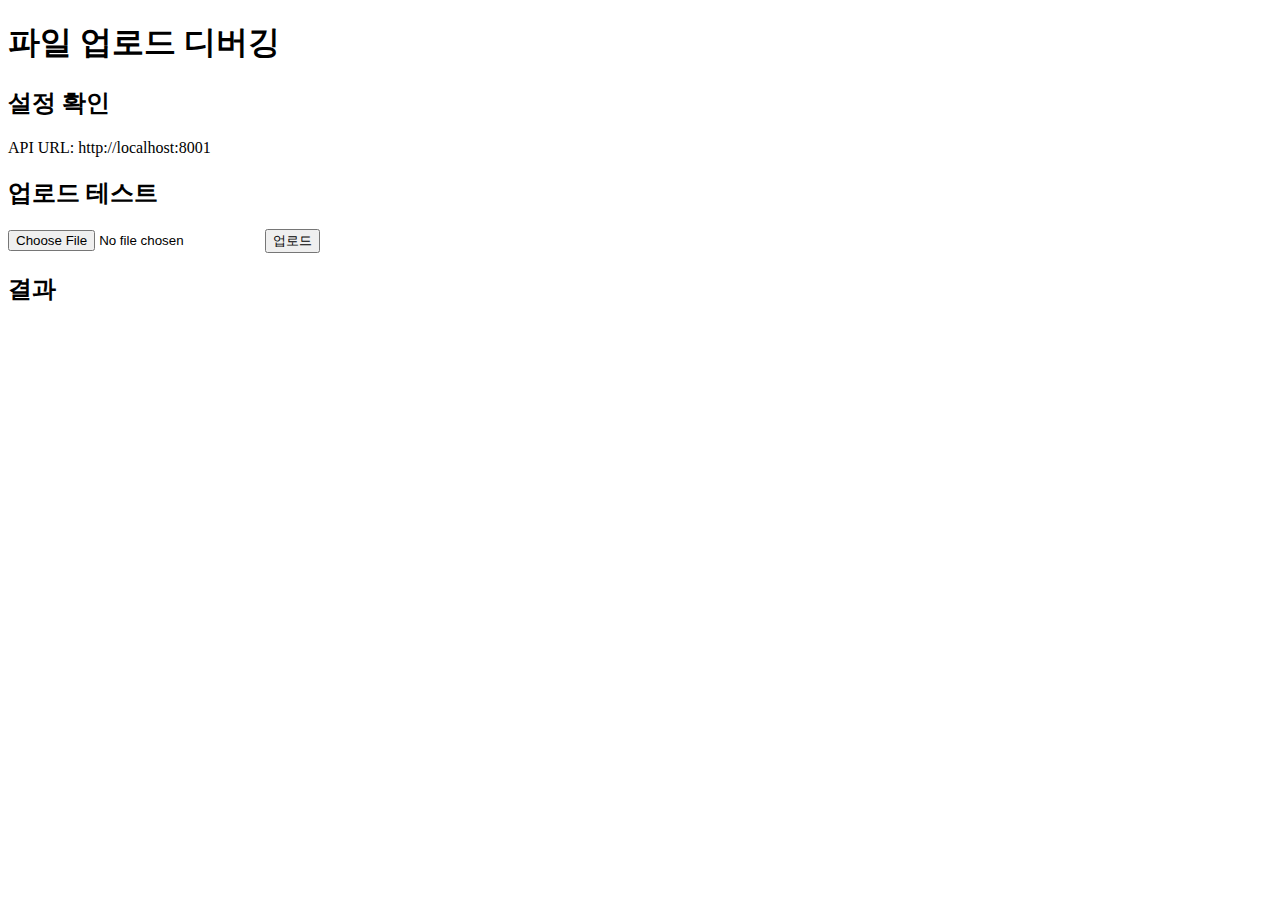
<file: debug_upload.html>
<!DOCTYPE html>
<html lang="ko">
<head>
    <meta charset="UTF-8">
    <title>Upload Debug</title>
    <script src="config.js"></script>
</head>
<body>
    <h1>파일 업로드 디버깅</h1>
    
    <div>
        <h2>설정 확인</h2>
        <p>API URL: <span id="apiUrl"></span></p>
    </div>
    
    <div>
        <h2>업로드 테스트</h2>
        <input type="file" id="fileInput" accept=".pdf">
        <button onclick="testUpload()">업로드</button>
    </div>
    
    <div>
        <h2>결과</h2>
        <pre id="result"></pre>
    </div>

    <script>
        // API URL 표시
        const API_URL = window.APP_CONFIG ? window.APP_CONFIG.API_URL : 'http://localhost:8001';
        document.getElementById('apiUrl').textContent = API_URL;
        
        async function testUpload() {
            const fileInput = document.getElementById('fileInput');
            const resultDiv = document.getElementById('result');
            
            if (!fileInput.files[0]) {
                alert('파일을 선택하세요');
                return;
            }
            
            const file = fileInput.files[0];
            resultDiv.textContent = '업로드 중...\n';
            
            // 1. 먼저 서버 상태 확인
            try {
                resultDiv.textContent += '\n1. 서버 상태 확인 중...\n';
                const healthResponse = await fetch(`${API_URL}/`);
                resultDiv.textContent += `서버 응답: ${healthResponse.status}\n`;
                const healthData = await healthResponse.text();
                resultDiv.textContent += `응답 내용: ${healthData}\n`;
            } catch (error) {
                resultDiv.textContent += `서버 연결 실패: ${error.message}\n`;
            }
            
            // 2. 업로드 시도
            try {
                resultDiv.textContent += '\n2. 파일 업로드 중...\n';
                const formData = new FormData();
                formData.append('file', file);
                
                resultDiv.textContent += `업로드 URL: ${API_URL}/upload\n`;
                resultDiv.textContent += `파일명: ${file.name}\n`;
                resultDiv.textContent += `파일 크기: ${file.size} bytes\n`;
                
                const response = await fetch(`${API_URL}/upload`, {
                    method: 'POST',
                    body: formData
                });
                
                resultDiv.textContent += `\n응답 상태: ${response.status} ${response.statusText}\n`;
                
                // 응답 헤더 출력
                resultDiv.textContent += '\n응답 헤더:\n';
                for (let [key, value] of response.headers) {
                    resultDiv.textContent += `${key}: ${value}\n`;
                }
                
                // 응답 본문
                const responseText = await response.text();
                resultDiv.textContent += `\n응답 본문:\n${responseText}\n`;
                
                if (response.ok) {
                    try {
                        const data = JSON.parse(responseText);
                        resultDiv.textContent += '\n✅ 업로드 성공!\n';
                        resultDiv.textContent += `Session ID: ${data.session_id}\n`;
                    } catch (e) {
                        resultDiv.textContent += '\n응답 파싱 실패\n';
                    }
                } else {
                    resultDiv.textContent += '\n❌ 업로드 실패\n';
                }
                
            } catch (error) {
                resultDiv.textContent += `\n업로드 에러: ${error.message}\n`;
                resultDiv.textContent += `에러 스택: ${error.stack}\n`;
            }
        }
    </script>
</body>
</html>
</file>
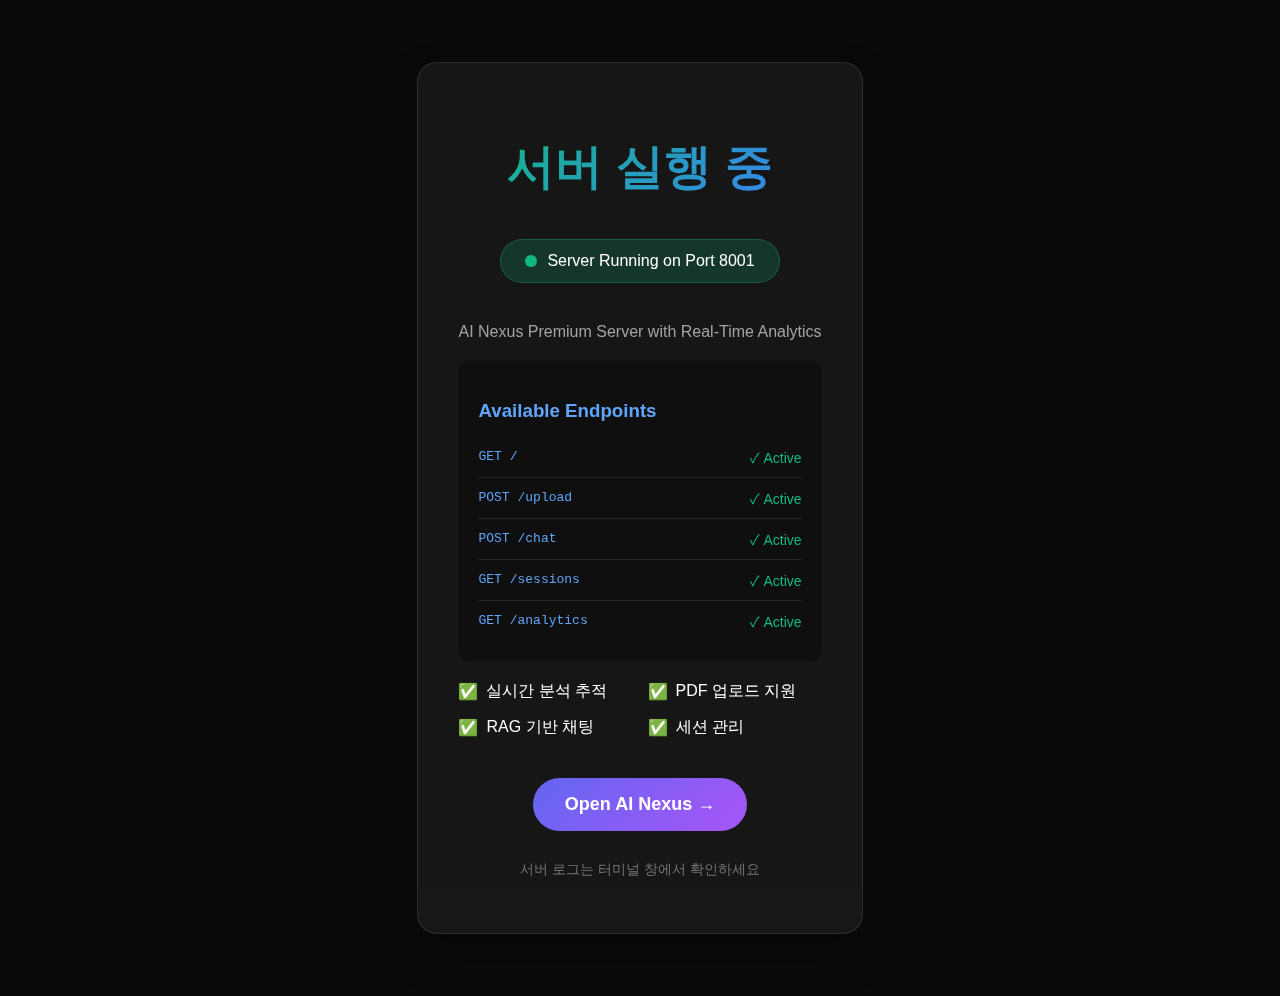
<file: server_status.html>
<!DOCTYPE html>
<html lang="ko">
<head>
    <meta charset="UTF-8">
    <title>Server Status - AI Nexus</title>
    <style>
        body {
            background: #0a0a0a;
            color: #fff;
            font-family: 'Inter', sans-serif;
            padding: 40px;
            display: flex;
            justify-content: center;
            align-items: center;
            min-height: 100vh;
        }
        .status-card {
            background: rgba(255, 255, 255, 0.05);
            backdrop-filter: blur(20px);
            border: 1px solid rgba(255, 255, 255, 0.1);
            border-radius: 20px;
            padding: 40px;
            max-width: 600px;
            text-align: center;
            box-shadow: 0 20px 40px rgba(0, 0, 0, 0.3);
        }
        h1 {
            background: linear-gradient(135deg, #10b981 0%, #3b82f6 100%);
            -webkit-background-clip: text;
            -webkit-text-fill-color: transparent;
            font-size: 3rem;
            margin-bottom: 20px;
        }
        .status-indicator {
            display: inline-flex;
            align-items: center;
            gap: 10px;
            background: rgba(16, 185, 129, 0.2);
            border: 1px solid rgba(16, 185, 129, 0.3);
            padding: 12px 24px;
            border-radius: 50px;
            margin: 20px 0;
        }
        .status-dot {
            width: 12px;
            height: 12px;
            background: #10b981;
            border-radius: 50%;
            animation: pulse 2s infinite;
        }
        @keyframes pulse {
            0% { box-shadow: 0 0 0 0 rgba(16, 185, 129, 0.7); }
            70% { box-shadow: 0 0 0 10px rgba(16, 185, 129, 0); }
            100% { box-shadow: 0 0 0 0 rgba(16, 185, 129, 0); }
        }
        .endpoints {
            text-align: left;
            background: rgba(0, 0, 0, 0.3);
            padding: 20px;
            border-radius: 10px;
            margin: 20px 0;
        }
        .endpoint {
            display: flex;
            justify-content: space-between;
            align-items: center;
            padding: 10px 0;
            border-bottom: 1px solid rgba(255, 255, 255, 0.1);
        }
        .endpoint:last-child {
            border-bottom: none;
        }
        .endpoint-path {
            font-family: monospace;
            color: #60a5fa;
        }
        .endpoint-status {
            color: #10b981;
            font-size: 0.875rem;
        }
        .action-button {
            background: linear-gradient(135deg, #6366f1 0%, #a855f7 100%);
            color: white;
            border: none;
            padding: 16px 32px;
            border-radius: 50px;
            font-size: 1.125rem;
            font-weight: 600;
            cursor: pointer;
            transition: transform 0.2s, box-shadow 0.2s;
            margin-top: 20px;
        }
        .action-button:hover {
            transform: translateY(-2px);
            box-shadow: 0 10px 30px rgba(99, 102, 241, 0.3);
        }
        .features {
            display: grid;
            grid-template-columns: repeat(2, 1fr);
            gap: 15px;
            margin: 20px 0;
            text-align: left;
        }
        .feature {
            display: flex;
            align-items: center;
            gap: 8px;
        }
        .feature-icon {
            color: #10b981;
        }
    </style>
</head>
<body>
    <div class="status-card">
        <h1>서버 실행 중</h1>
        
        <div class="status-indicator">
            <span class="status-dot"></span>
            <span>Server Running on Port 8001</span>
        </div>
        
        <p style="color: #a3a3a3; margin: 20px 0;">
            AI Nexus Premium Server with Real-Time Analytics
        </p>
        
        <div class="endpoints">
            <h3 style="color: #60a5fa; margin-bottom: 15px;">Available Endpoints</h3>
            <div class="endpoint">
                <span class="endpoint-path">GET /</span>
                <span class="endpoint-status">✓ Active</span>
            </div>
            <div class="endpoint">
                <span class="endpoint-path">POST /upload</span>
                <span class="endpoint-status">✓ Active</span>
            </div>
            <div class="endpoint">
                <span class="endpoint-path">POST /chat</span>
                <span class="endpoint-status">✓ Active</span>
            </div>
            <div class="endpoint">
                <span class="endpoint-path">GET /sessions</span>
                <span class="endpoint-status">✓ Active</span>
            </div>
            <div class="endpoint">
                <span class="endpoint-path">GET /analytics</span>
                <span class="endpoint-status">✓ Active</span>
            </div>
        </div>
        
        <div class="features">
            <div class="feature">
                <span class="feature-icon">✅</span>
                <span>실시간 분석 추적</span>
            </div>
            <div class="feature">
                <span class="feature-icon">✅</span>
                <span>PDF 업로드 지원</span>
            </div>
            <div class="feature">
                <span class="feature-icon">✅</span>
                <span>RAG 기반 채팅</span>
            </div>
            <div class="feature">
                <span class="feature-icon">✅</span>
                <span>세션 관리</span>
            </div>
        </div>
        
        <button class="action-button" onclick="window.open('premium_index.html', '_blank')">
            Open AI Nexus →
        </button>
        
        <p style="color: #737373; margin-top: 30px; font-size: 0.875rem;">
            서버 로그는 터미널 창에서 확인하세요
        </p>
    </div>
</body>
</html>
</file>
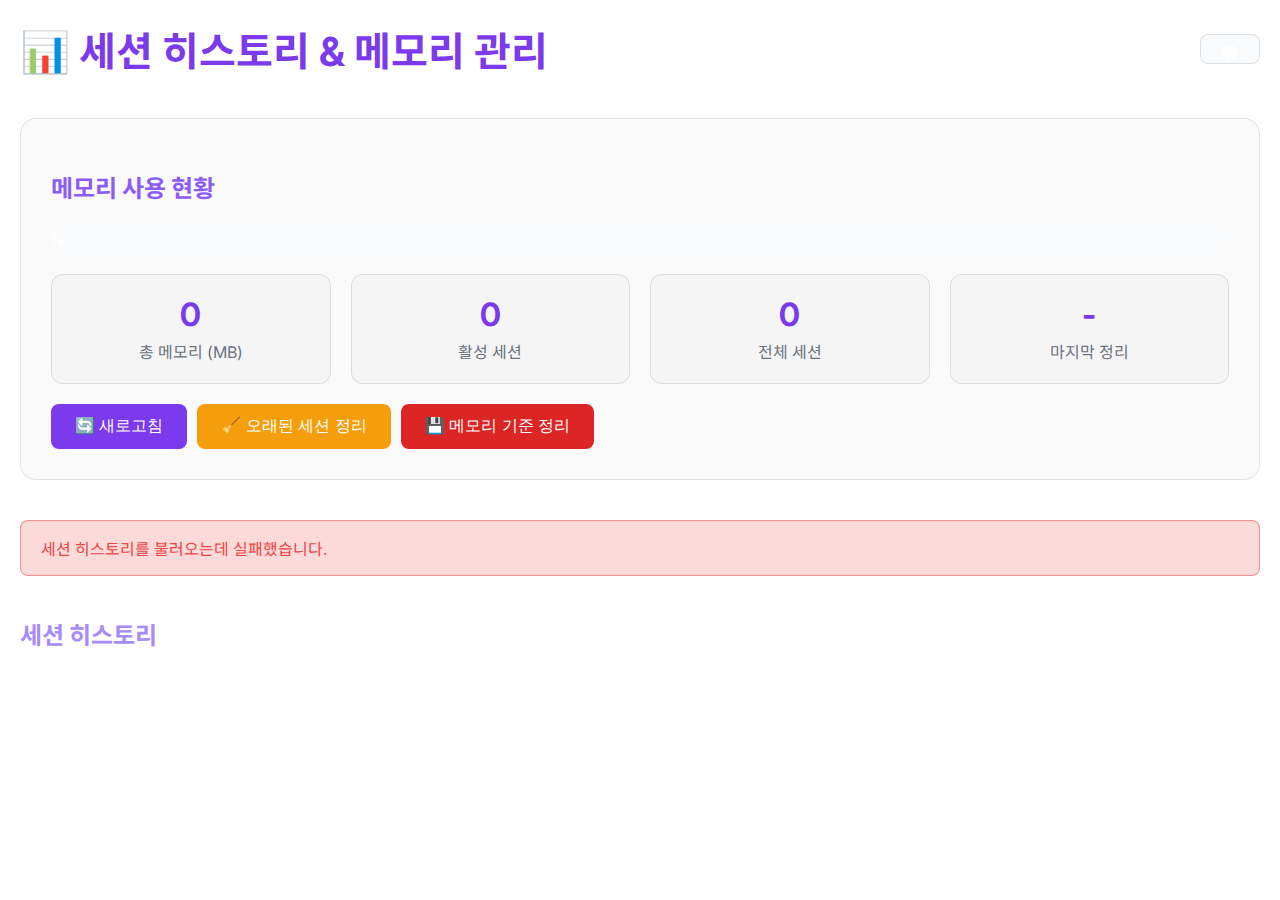
<file: session_history.html>
<!DOCTYPE html>
<html lang="ko">
<head>
    <meta charset="UTF-8">
    <meta name="viewport" content="width=device-width, initial-scale=1.0">
    <title>세션 히스토리 & 메모리 관리</title>
    
    <!-- Fonts & Icons -->
    <link rel="preconnect" href="https://fonts.googleapis.com">
    <link rel="preconnect" href="https://fonts.gstatic.com" crossorigin>
    <link href="https://fonts.googleapis.com/css2?family=Inter:wght@300;400;500;600;700&family=Noto+Sans+KR:wght@300;400;500;700&display=swap" rel="stylesheet">
    <link rel="stylesheet" href="https://cdnjs.cloudflare.com/ajax/libs/font-awesome/6.5.1/css/all.min.css">
    
    <!-- Theme System -->
    <link rel="stylesheet" href="theme.css">
    
    <!-- Theme Manager -->
    <script src="theme.js"></script>
    
    <!-- Theme Color Meta -->
    <meta name="theme-color" content="#0a0a0a">
    
    <style>
        body {
            font-family: 'Inter', 'Noto Sans KR', sans-serif;
            background-color: var(--bg-primary);
            color: var(--text-primary);
            margin: 0;
            padding: 0;
            overflow-x: hidden;
        }
        
        .container {
            max-width: 1400px;
            margin: 0 auto;
            padding: 20px;
        }
        
        h1 {
            color: var(--primary-color);
            text-align: center;
            margin-bottom: 40px;
            font-size: 2.5rem;
        }
        
        /* 메모리 상태 카드 */
        .memory-status {
            background: var(--bg-card);
            border: 1px solid var(--border-primary);
            border-radius: 16px;
            padding: 30px;
            margin-bottom: 40px;
        }
        
        .memory-status h2 {
            color: var(--primary-light);
            margin-bottom: 20px;
        }
        
        .memory-bar {
            width: 100%;
            height: 30px;
            background: var(--bg-secondary);
            border-radius: 15px;
            overflow: hidden;
            position: relative;
            margin: 20px 0;
        }
        
        .memory-fill {
            height: 100%;
            background: var(--gradient-primary);
            transition: width 0.3s ease;
            display: flex;
            align-items: center;
            justify-content: center;
            color: white;
            font-weight: bold;
        }
        
        .memory-fill.warning {
            background: linear-gradient(to right, var(--warning-color), #fbbf24);
        }
        
        .memory-fill.danger {
            background: linear-gradient(to right, #dc2626, var(--error-color));
        }
        
        .stats-grid {
            display: grid;
            grid-template-columns: repeat(auto-fit, minmax(200px, 1fr));
            gap: 20px;
            margin-top: 20px;
        }
        
        .stat-card {
            background: var(--bg-card);
            border: 1px solid var(--border-primary);
            border-radius: 12px;
            padding: 20px;
            text-align: center;
        }
        
        .stat-value {
            font-size: 2rem;
            font-weight: bold;
            color: var(--primary-color);
        }
        
        .stat-label {
            color: var(--text-tertiary);
            margin-top: 5px;
        }
        
        /* 세션 히스토리 */
        .session-list {
            display: grid;
            gap: 20px;
            margin-top: 40px;
        }
        
        .session-card {
            background: var(--bg-card);
            border: 1px solid var(--border-primary);
            border-radius: 12px;
            padding: 20px;
            transition: all 0.3s ease;
        }
        
        .session-card:hover {
            transform: translateY(-2px);
            border-color: var(--border-hover);
            box-shadow: var(--shadow-glow);
        }
        
        .session-header {
            display: flex;
            justify-content: space-between;
            align-items: center;
            margin-bottom: 15px;
        }
        
        .session-id {
            color: var(--primary-color);
            font-weight: bold;
            font-family: monospace;
        }
        
        .session-time {
            color: var(--text-tertiary);
            font-size: 0.9rem;
        }
        
        .file-list {
            margin: 15px 0;
        }
        
        .file-item {
            background: var(--bg-secondary);
            border-radius: 8px;
            padding: 10px 15px;
            margin: 5px 0;
            display: flex;
            justify-content: space-between;
            align-items: center;
        }
        
        .file-name {
            color: var(--primary-light);
            font-weight: 500;
        }
        
        .file-info {
            color: var(--text-tertiary);
            font-size: 0.85rem;
        }
        
        .session-stats {
            display: flex;
            justify-content: space-between;
            margin-top: 15px;
            padding-top: 15px;
            border-top: 1px solid var(--border-primary);
        }
        
        .session-stat {
            text-align: center;
        }
        
        /* 액션 버튼 */
        .action-buttons {
            display: flex;
            gap: 10px;
            margin-top: 20px;
            flex-wrap: wrap;
        }
        
        button {
            background: var(--primary-color);
            color: white;
            border: none;
            padding: 12px 24px;
            border-radius: 8px;
            cursor: pointer;
            font-size: 1rem;
            transition: all 0.3s ease;
        }
        
        button:hover {
            background: var(--primary-hover);
            transform: translateY(-2px);
        }
        
        button.danger {
            background: #dc2626;
        }
        
        button.danger:hover {
            background: #b91c1c;
        }
        
        button.warning {
            background: #f59e0b;
        }
        
        button.warning:hover {
            background: #d97706;
        }
        
        /* 알림 메시지 */
        .alert {
            padding: 15px 20px;
            border-radius: 8px;
            margin: 20px 0;
            display: none;
        }
        
        .alert.success {
            background: rgba(34, 197, 94, 0.2);
            border: 1px solid rgba(34, 197, 94, 0.5);
            color: #22c55e;
        }
        
        .alert.error {
            background: rgba(239, 68, 68, 0.2);
            border: 1px solid rgba(239, 68, 68, 0.5);
            color: #ef4444;
        }
        
        .alert.info {
            background: rgba(59, 130, 246, 0.2);
            border: 1px solid rgba(59, 130, 246, 0.5);
            color: #3b82f6;
        }
        
        /* 로딩 스피너 */
        .loading {
            display: none;
            text-align: center;
            padding: 40px;
        }
        
        .spinner {
            width: 50px;
            height: 50px;
            border: 3px solid rgba(139, 92, 246, 0.3);
            border-top-color: #8b5cf6;
            border-radius: 50%;
            animation: spin 1s linear infinite;
            margin: 0 auto;
        }
        
        @keyframes spin {
            to { transform: rotate(360deg); }
        }
        
        /* 반응형 */
        @media (max-width: 768px) {
            .container {
                padding: 15px;
            }
            
            h1 {
                font-size: 2rem;
            }
            
            .stats-grid {
                grid-template-columns: repeat(2, 1fr);
            }
            
            .session-header {
                flex-direction: column;
                align-items: flex-start;
                gap: 10px;
            }
        }
    </style>
</head>
<body>
    <div class="container">
        <div style="display: flex; justify-content: space-between; align-items: center; margin-bottom: 40px;">
            <h1 style="margin: 0;">📊 세션 히스토리 & 메모리 관리</h1>
            <button class="theme-toggle" aria-label="Toggle theme" style="background: var(--bg-secondary); border: 1px solid var(--border-primary); padding: 10px 20px; border-radius: 8px; cursor: pointer;">
                <i class="fas fa-moon"></i>
            </button>
        </div>
        
        <!-- 메모리 상태 -->
        <div class="memory-status">
            <h2>메모리 사용 현황</h2>
            <div class="memory-bar">
                <div class="memory-fill" id="memoryFill" style="width: 0%">
                    <span id="memoryPercent">0%</span>
                </div>
            </div>
            <div class="stats-grid">
                <div class="stat-card">
                    <div class="stat-value" id="totalMemory">0</div>
                    <div class="stat-label">총 메모리 (MB)</div>
                </div>
                <div class="stat-card">
                    <div class="stat-value" id="activeSessions">0</div>
                    <div class="stat-label">활성 세션</div>
                </div>
                <div class="stat-card">
                    <div class="stat-value" id="totalSessions">0</div>
                    <div class="stat-label">전체 세션</div>
                </div>
                <div class="stat-card">
                    <div class="stat-value" id="lastCleanup">-</div>
                    <div class="stat-label">마지막 정리</div>
                </div>
            </div>
            <div class="action-buttons">
                <button onclick="refreshStats()">🔄 새로고침</button>
                <button class="warning" onclick="cleanupOldSessions()">🧹 오래된 세션 정리</button>
                <button class="danger" onclick="cleanupByMemory()">💾 메모리 기준 정리</button>
            </div>
        </div>
        
        <!-- 알림 메시지 -->
        <div class="alert" id="alertMessage"></div>
        
        <!-- 로딩 표시 -->
        <div class="loading" id="loading">
            <div class="spinner"></div>
            <p>데이터를 불러오는 중...</p>
        </div>
        
        <!-- 세션 히스토리 목록 -->
        <h2 style="color: #a78bfa; margin-top: 40px;">세션 히스토리</h2>
        <div class="session-list" id="sessionList">
            <!-- 동적으로 생성됨 -->
        </div>
    </div>
    
    <script>
        const API_URL = window.location.hostname === 'localhost' 
            ? 'http://localhost:8001' 
            : 'https://rag-web-svc.onrender.com';
        
        // 페이지 로드 시 데이터 가져오기
        document.addEventListener('DOMContentLoaded', () => {
            refreshStats();
            loadSessionHistory();
        });
        
        // 알림 메시지 표시
        function showAlert(message, type = 'info') {
            const alertEl = document.getElementById('alertMessage');
            alertEl.className = `alert ${type}`;
            alertEl.textContent = message;
            alertEl.style.display = 'block';
            
            setTimeout(() => {
                alertEl.style.display = 'none';
            }, 5000);
        }
        
        // 로딩 표시
        function setLoading(show) {
            document.getElementById('loading').style.display = show ? 'block' : 'none';
        }
        
        // 메모리 통계 새로고침
        async function refreshStats() {
            try {
                const response = await fetch(`${API_URL}/memory-stats`);
                if (!response.ok) throw new Error('통계 로드 실패');
                
                const stats = await response.json();
                updateMemoryDisplay(stats);
            } catch (error) {
                showAlert('메모리 통계를 불러오는데 실패했습니다.', 'error');
                console.error(error);
            }
        }
        
        // 메모리 디스플레이 업데이트
        function updateMemoryDisplay(stats) {
            document.getElementById('totalMemory').textContent = stats.total_memory_mb.toFixed(2);
            document.getElementById('activeSessions').textContent = stats.active_sessions;
            document.getElementById('totalSessions').textContent = stats.total_sessions;
            
            // 마지막 정리 시간
            if (stats.last_cleanup) {
                const lastCleanup = new Date(stats.last_cleanup);
                const now = new Date();
                const hoursDiff = Math.floor((now - lastCleanup) / (1000 * 60 * 60));
                document.getElementById('lastCleanup').textContent = `${hoursDiff}시간 전`;
            } else {
                document.getElementById('lastCleanup').textContent = '-';
            }
            
            // 메모리 바 업데이트
            const percent = stats.usage_percent || 0;
            const memoryFill = document.getElementById('memoryFill');
            const memoryPercent = document.getElementById('memoryPercent');
            
            memoryFill.style.width = `${percent}%`;
            memoryPercent.textContent = `${percent.toFixed(1)}%`;
            
            // 색상 변경
            memoryFill.className = 'memory-fill';
            if (percent > 80) {
                memoryFill.classList.add('danger');
            } else if (percent > 60) {
                memoryFill.classList.add('warning');
            }
        }
        
        // 세션 히스토리 로드
        async function loadSessionHistory() {
            setLoading(true);
            try {
                const response = await fetch(`${API_URL}/session-history`);
                if (!response.ok) throw new Error('히스토리 로드 실패');
                
                const data = await response.json();
                displaySessions(data.sessions);
            } catch (error) {
                showAlert('세션 히스토리를 불러오는데 실패했습니다.', 'error');
                console.error(error);
            } finally {
                setLoading(false);
            }
        }
        
        // 세션 목록 표시
        function displaySessions(sessions) {
            const container = document.getElementById('sessionList');
            container.innerHTML = '';
            
            if (sessions.length === 0) {
                container.innerHTML = '<p style="text-align: center; color: #a5a5a5;">세션 히스토리가 없습니다.</p>';
                return;
            }
            
            // 최신 세션부터 표시
            sessions.sort((a, b) => new Date(b.last_accessed) - new Date(a.last_accessed));
            
            sessions.forEach(session => {
                const sessionCard = createSessionCard(session);
                container.appendChild(sessionCard);
            });
        }
        
        // 세션 카드 생성
        function createSessionCard(session) {
            const card = document.createElement('div');
            card.className = 'session-card';
            
            const lastAccessed = new Date(session.last_accessed);
            const created = new Date(session.created_at);
            
            card.innerHTML = `
                <div class="session-header">
                    <div class="session-id">세션: ${session.session_id}</div>
                    <div class="session-time">
                        마지막 접속: ${formatDate(lastAccessed)}
                    </div>
                </div>
                
                <div class="file-list">
                    ${session.files.map(file => `
                        <div class="file-item">
                            <div>
                                <div class="file-name">${file.filename}</div>
                                <div class="file-info">
                                    ${file.file_type.toUpperCase()} | 
                                    ${file.pages ? file.pages + '페이지' : file.rows + '행'} | 
                                    ${file.chunks}청크
                                </div>
                            </div>
                            <div class="file-info">
                                ${formatDate(new Date(file.upload_time))}
                            </div>
                        </div>
                    `).join('')}
                </div>
                
                <div class="session-stats">
                    <div class="session-stat">
                        <div style="font-size: 1.2rem; color: #8b5cf6;">${session.files.length}</div>
                        <div class="stat-label">파일 수</div>
                    </div>
                    <div class="session-stat">
                        <div style="font-size: 1.2rem; color: #8b5cf6;">${session.total_queries}</div>
                        <div class="stat-label">질문 수</div>
                    </div>
                    <div class="session-stat">
                        <div style="font-size: 1.2rem; color: #8b5cf6;">${session.memory_size_mb.toFixed(2)}</div>
                        <div class="stat-label">메모리 (MB)</div>
                    </div>
                </div>
                
                <div class="action-buttons">
                    <button onclick="viewSession('${session.session_id}')">📋 상세보기</button>
                    <button onclick="viewSessionLogs('${session.session_id}')">📜 활동 로그</button>
                    <button class="danger" onclick="deleteSession('${session.session_id}')">🗑️ 삭제</button>
                </div>
            `;
            
            return card;
        }
        
        // 날짜 포맷
        function formatDate(date) {
            const now = new Date();
            const diff = now - date;
            const hours = Math.floor(diff / (1000 * 60 * 60));
            const minutes = Math.floor(diff / (1000 * 60));
            
            if (minutes < 60) {
                return `${minutes}분 전`;
            } else if (hours < 24) {
                return `${hours}시간 전`;
            } else {
                return date.toLocaleDateString('ko-KR') + ' ' + date.toLocaleTimeString('ko-KR', { hour: '2-digit', minute: '2-digit' });
            }
        }
        
        // 오래된 세션 정리
        async function cleanupOldSessions() {
            if (!confirm('24시간 이상 된 세션을 정리하시겠습니까?')) return;
            
            try {
                const response = await fetch(`${API_URL}/memory-management`, {
                    method: 'POST',
                    headers: { 'Content-Type': 'application/json' },
                    body: JSON.stringify({
                        action: 'cleanup_old',
                        hours_old: 24
                    })
                });
                
                if (!response.ok) throw new Error('정리 실패');
                
                const result = await response.json();
                showAlert(`${result.result.cleaned_sessions}개의 세션이 정리되었습니다.`, 'success');
                
                // 화면 새로고침
                refreshStats();
                loadSessionHistory();
            } catch (error) {
                showAlert('세션 정리에 실패했습니다.', 'error');
                console.error(error);
            }
        }
        
        // 메모리 기준 정리
        async function cleanupByMemory() {
            if (!confirm('메모리 사용량이 높은 세션을 정리하시겠습니까?')) return;
            
            try {
                const response = await fetch(`${API_URL}/memory-management`, {
                    method: 'POST',
                    headers: { 'Content-Type': 'application/json' },
                    body: JSON.stringify({
                        action: 'cleanup_memory'
                    })
                });
                
                if (!response.ok) throw new Error('정리 실패');
                
                const result = await response.json();
                showAlert('메모리가 정리되었습니다.', 'success');
                
                // 화면 새로고침
                refreshStats();
                loadSessionHistory();
            } catch (error) {
                showAlert('메모리 정리에 실패했습니다.', 'error');
                console.error(error);
            }
        }
        
        // 세션 삭제
        async function deleteSession(sessionId) {
            if (!confirm('이 세션을 삭제하시겠습니까?')) return;
            
            try {
                const response = await fetch(`${API_URL}/memory-management`, {
                    method: 'POST',
                    headers: { 'Content-Type': 'application/json' },
                    body: JSON.stringify({
                        action: 'cleanup_session',
                        session_id: sessionId
                    })
                });
                
                if (!response.ok) throw new Error('삭제 실패');
                
                showAlert('세션이 삭제되었습니다.', 'success');
                
                // 화면 새로고침
                refreshStats();
                loadSessionHistory();
            } catch (error) {
                showAlert('세션 삭제에 실패했습니다.', 'error');
                console.error(error);
            }
        }
        
        // 세션 상세보기
        function viewSession(sessionId) {
            // 채팅 화면으로 이동
            window.location.href = `/index.html?session_id=${sessionId}`;
        }
        
        // 세션 활동 로그 보기
        async function viewSessionLogs(sessionId) {
            try {
                const response = await fetch(`${API_URL}/session/${sessionId}/logs`);
                if (!response.ok) throw new Error('로그 로드 실패');
                
                const data = await response.json();
                displaySessionLogs(sessionId, data.logs);
            } catch (error) {
                showAlert('세션 로그를 불러오는데 실패했습니다.', 'error');
                console.error(error);
            }
        }
        
        // 세션 로그 표시
        function displaySessionLogs(sessionId, logs) {
            const modal = document.createElement('div');
            modal.style.cssText = `
                position: fixed;
                top: 0;
                left: 0;
                width: 100%;
                height: 100%;
                background: rgba(0, 0, 0, 0.8);
                display: flex;
                align-items: center;
                justify-content: center;
                z-index: 1000;
            `;
            
            const content = document.createElement('div');
            content.style.cssText = `
                background: var(--bg-card);
                border: 1px solid var(--border-primary);
                border-radius: 16px;
                padding: 30px;
                max-width: 800px;
                max-height: 80vh;
                overflow-y: auto;
                position: relative;
            `;
            
            const closeBtn = document.createElement('button');
            closeBtn.innerHTML = '✕';
            closeBtn.style.cssText = `
                position: absolute;
                top: 10px;
                right: 10px;
                background: none;
                border: none;
                color: var(--text-secondary);
                font-size: 24px;
                cursor: pointer;
                padding: 5px 10px;
            `;
            closeBtn.onclick = () => modal.remove();
            
            let logsHTML = `
                <h3 style="color: var(--primary-color); margin-bottom: 20px;">세션 활동 로그: ${sessionId}</h3>
                <div class="logs-list">
            `;
            
            if (logs.length === 0) {
                logsHTML += '<p style="color: var(--text-tertiary);">활동 로그가 없습니다.</p>';
            } else {
                logs.forEach(log => {
                    const time = new Date(log.timestamp).toLocaleString('ko-KR');
                    logsHTML += `
                        <div style="
                            background: var(--bg-secondary);
                            border-radius: 8px;
                            padding: 15px;
                            margin-bottom: 10px;
                        ">
                            <div style="display: flex; justify-content: space-between; margin-bottom: 8px;">
                                <strong style="color: var(--primary-light);">${log.action}</strong>
                                <span style="color: var(--text-tertiary); font-size: 0.9rem;">${time}</span>
                            </div>
                            <div style="color: var(--text-secondary);">
                                ${JSON.stringify(log.details, null, 2).replace(/\n/g, '<br>').replace(/ /g, '&nbsp;')}
                            </div>
                        </div>
                    `;
                });
            }
            
            logsHTML += '</div>';
            
            content.innerHTML = logsHTML;
            content.appendChild(closeBtn);
            modal.appendChild(content);
            document.body.appendChild(modal);
            
            // 모달 외부 클릭 시 닫기
            modal.onclick = (e) => {
                if (e.target === modal) modal.remove();
            };
        }
        
        // 자동 새로고침 (30초마다)
        setInterval(() => {
            refreshStats();
        }, 30000);
    </script>
</body>
</html>
</file>
<file: theme.css>
/* Theme System - CSS Variables for Dark/Light Mode */

/* Dark Theme (Default) */
:root {
    /* Primary Colors */
    --primary-color: #8b5cf6;
    --primary-hover: #7c3aed;
    --primary-light: #a78bfa;
    --primary-dark: #6d28d9;
    
    /* Background Colors */
    --bg-primary: #0a0a0a;
    --bg-secondary: #1a1a1a;
    --bg-tertiary: #2a2a2a;
    --bg-card: rgba(255, 255, 255, 0.05);
    --bg-hover: rgba(255, 255, 255, 0.08);
    --bg-glass: rgba(255, 255, 255, 0.05);
    
    /* Text Colors */
    --text-primary: #ffffff;
    --text-secondary: #e5e5e5;
    --text-tertiary: #a5a5a5;
    --text-muted: #737373;
    
    /* Border Colors */
    --border-primary: rgba(255, 255, 255, 0.1);
    --border-secondary: rgba(255, 255, 255, 0.05);
    --border-hover: rgba(139, 92, 246, 0.5);
    
    /* Status Colors */
    --success-color: #22c55e;
    --success-bg: rgba(34, 197, 94, 0.2);
    --success-border: rgba(34, 197, 94, 0.5);
    
    --error-color: #ef4444;
    --error-bg: rgba(239, 68, 68, 0.2);
    --error-border: rgba(239, 68, 68, 0.5);
    
    --warning-color: #fbbf24;
    --warning-bg: rgba(251, 191, 36, 0.2);
    --warning-border: rgba(251, 191, 36, 0.5);
    
    --info-color: #3b82f6;
    --info-bg: rgba(59, 130, 246, 0.2);
    --info-border: rgba(59, 130, 246, 0.5);
    
    /* Shadows */
    --shadow-sm: 0 1px 2px 0 rgba(0, 0, 0, 0.5);
    --shadow-md: 0 4px 6px -1px rgba(0, 0, 0, 0.5);
    --shadow-lg: 0 10px 15px -3px rgba(0, 0, 0, 0.5);
    --shadow-xl: 0 20px 25px -5px rgba(0, 0, 0, 0.5);
    --shadow-glow: 0 0 20px rgba(139, 92, 246, 0.4);
    
    /* Gradient */
    --gradient-primary: linear-gradient(135deg, #8b5cf6 0%, #6d28d9 100%);
    --gradient-secondary: linear-gradient(135deg, #1a1a1a 0%, #2a2a2a 100%);
    
    /* Misc */
    --scrollbar-bg: #1a1a1a;
    --scrollbar-thumb: #4a4a4a;
    --code-bg: #1e1e1e;
    --overlay-bg: rgba(0, 0, 0, 0.8);
}

/* Light Theme */
[data-theme="light"] {
    /* Primary Colors */
    --primary-color: #7c3aed;
    --primary-hover: #6d28d9;
    --primary-light: #8b5cf6;
    --primary-dark: #5b21b6;
    
    /* Background Colors */
    --bg-primary: #ffffff;
    --bg-secondary: #f9fafb;
    --bg-tertiary: #f3f4f6;
    --bg-card: rgba(0, 0, 0, 0.02);
    --bg-hover: rgba(0, 0, 0, 0.04);
    --bg-glass: rgba(255, 255, 255, 0.8);
    
    /* Text Colors */
    --text-primary: #111827;
    --text-secondary: #374151;
    --text-tertiary: #6b7280;
    --text-muted: #9ca3af;
    
    /* Border Colors */
    --border-primary: rgba(0, 0, 0, 0.1);
    --border-secondary: rgba(0, 0, 0, 0.05);
    --border-hover: rgba(124, 58, 237, 0.5);
    
    /* Status Colors */
    --success-color: #16a34a;
    --success-bg: rgba(22, 163, 74, 0.1);
    --success-border: rgba(22, 163, 74, 0.3);
    
    --error-color: #dc2626;
    --error-bg: rgba(220, 38, 38, 0.1);
    --error-border: rgba(220, 38, 38, 0.3);
    
    --warning-color: #f59e0b;
    --warning-bg: rgba(245, 158, 11, 0.1);
    --warning-border: rgba(245, 158, 11, 0.3);
    
    --info-color: #2563eb;
    --info-bg: rgba(37, 99, 235, 0.1);
    --info-border: rgba(37, 99, 235, 0.3);
    
    /* Shadows */
    --shadow-sm: 0 1px 2px 0 rgba(0, 0, 0, 0.05);
    --shadow-md: 0 4px 6px -1px rgba(0, 0, 0, 0.07);
    --shadow-lg: 0 10px 15px -3px rgba(0, 0, 0, 0.1);
    --shadow-xl: 0 20px 25px -5px rgba(0, 0, 0, 0.1);
    --shadow-glow: 0 0 20px rgba(124, 58, 237, 0.2);
    
    /* Gradient */
    --gradient-primary: linear-gradient(135deg, #7c3aed 0%, #5b21b6 100%);
    --gradient-secondary: linear-gradient(135deg, #f9fafb 0%, #f3f4f6 100%);
    
    /* Misc */
    --scrollbar-bg: #f3f4f6;
    --scrollbar-thumb: #d1d5db;
    --code-bg: #f9fafb;
    --overlay-bg: rgba(0, 0, 0, 0.5);
}

/* Common Theme Styles */
body {
    background-color: var(--bg-primary);
    color: var(--text-primary);
    transition: background-color 0.3s ease, color 0.3s ease;
}

/* Scrollbar Styling */
::-webkit-scrollbar {
    width: 10px;
    height: 10px;
}

::-webkit-scrollbar-track {
    background: var(--scrollbar-bg);
}

::-webkit-scrollbar-thumb {
    background: var(--scrollbar-thumb);
    border-radius: 5px;
}

::-webkit-scrollbar-thumb:hover {
    background: var(--primary-color);
}

/* Glass Effect */
.glass {
    background: var(--bg-glass);
    backdrop-filter: blur(10px);
    -webkit-backdrop-filter: blur(10px);
    border: 1px solid var(--border-primary);
}

/* Card Styles */
.card {
    background: var(--bg-card);
    border: 1px solid var(--border-primary);
    transition: all 0.3s ease;
}

.card:hover {
    background: var(--bg-hover);
    border-color: var(--border-hover);
    box-shadow: var(--shadow-glow);
}

/* Button Styles */
.btn {
    transition: all 0.3s ease;
}

.btn-primary {
    background: var(--primary-color);
    color: white;
}

.btn-primary:hover {
    background: var(--primary-hover);
}

/* Input Styles */
input, textarea, select {
    background: var(--bg-secondary);
    color: var(--text-primary);
    border: 1px solid var(--border-primary);
    transition: all 0.3s ease;
}

input:focus, textarea:focus, select:focus {
    border-color: var(--primary-color);
    outline: none;
    box-shadow: 0 0 0 2px rgba(139, 92, 246, 0.2);
}

/* Theme Toggle Button */
.theme-toggle {
    position: relative;
    width: 60px;
    height: 30px;
    background: var(--bg-tertiary);
    border: 1px solid var(--border-primary);
    border-radius: 15px;
    cursor: pointer;
    transition: all 0.3s ease;
    overflow: hidden;
}

.theme-toggle-slider {
    position: absolute;
    top: 3px;
    left: 3px;
    width: 24px;
    height: 24px;
    background: var(--primary-color);
    border-radius: 50%;
    transition: transform 0.3s ease;
    display: flex;
    align-items: center;
    justify-content: center;
}

.theme-toggle-slider i {
    color: white;
    font-size: 14px;
}

[data-theme="light"] .theme-toggle-slider {
    transform: translateX(30px);
}

.theme-toggle:hover {
    border-color: var(--primary-color);
    box-shadow: 0 0 10px rgba(139, 92, 246, 0.3);
}

/* Animations */
@keyframes fadeIn {
    from {
        opacity: 0;
        transform: translateY(10px);
    }
    to {
        opacity: 1;
        transform: translateY(0);
    }
}

.fade-in {
    animation: fadeIn 0.3s ease;
}

/* Utility Classes */
.bg-primary { background-color: var(--bg-primary); }
.bg-secondary { background-color: var(--bg-secondary); }
.bg-tertiary { background-color: var(--bg-tertiary); }

.text-primary { color: var(--text-primary); }
.text-secondary { color: var(--text-secondary); }
.text-tertiary { color: var(--text-tertiary); }
.text-muted { color: var(--text-muted); }

.border-primary { border-color: var(--border-primary); }
.border-secondary { border-color: var(--border-secondary); }

/* Responsive Theme Adjustments */
@media (prefers-color-scheme: light) {
    :root:not([data-theme="dark"]) {
        /* Auto switch to light theme if user prefers light mode and hasn't manually selected dark */
    }
}

/* Smooth Theme Transition */
* {
    transition: background-color 0.3s ease, 
                color 0.3s ease, 
                border-color 0.3s ease,
                box-shadow 0.3s ease;
}
</file>
